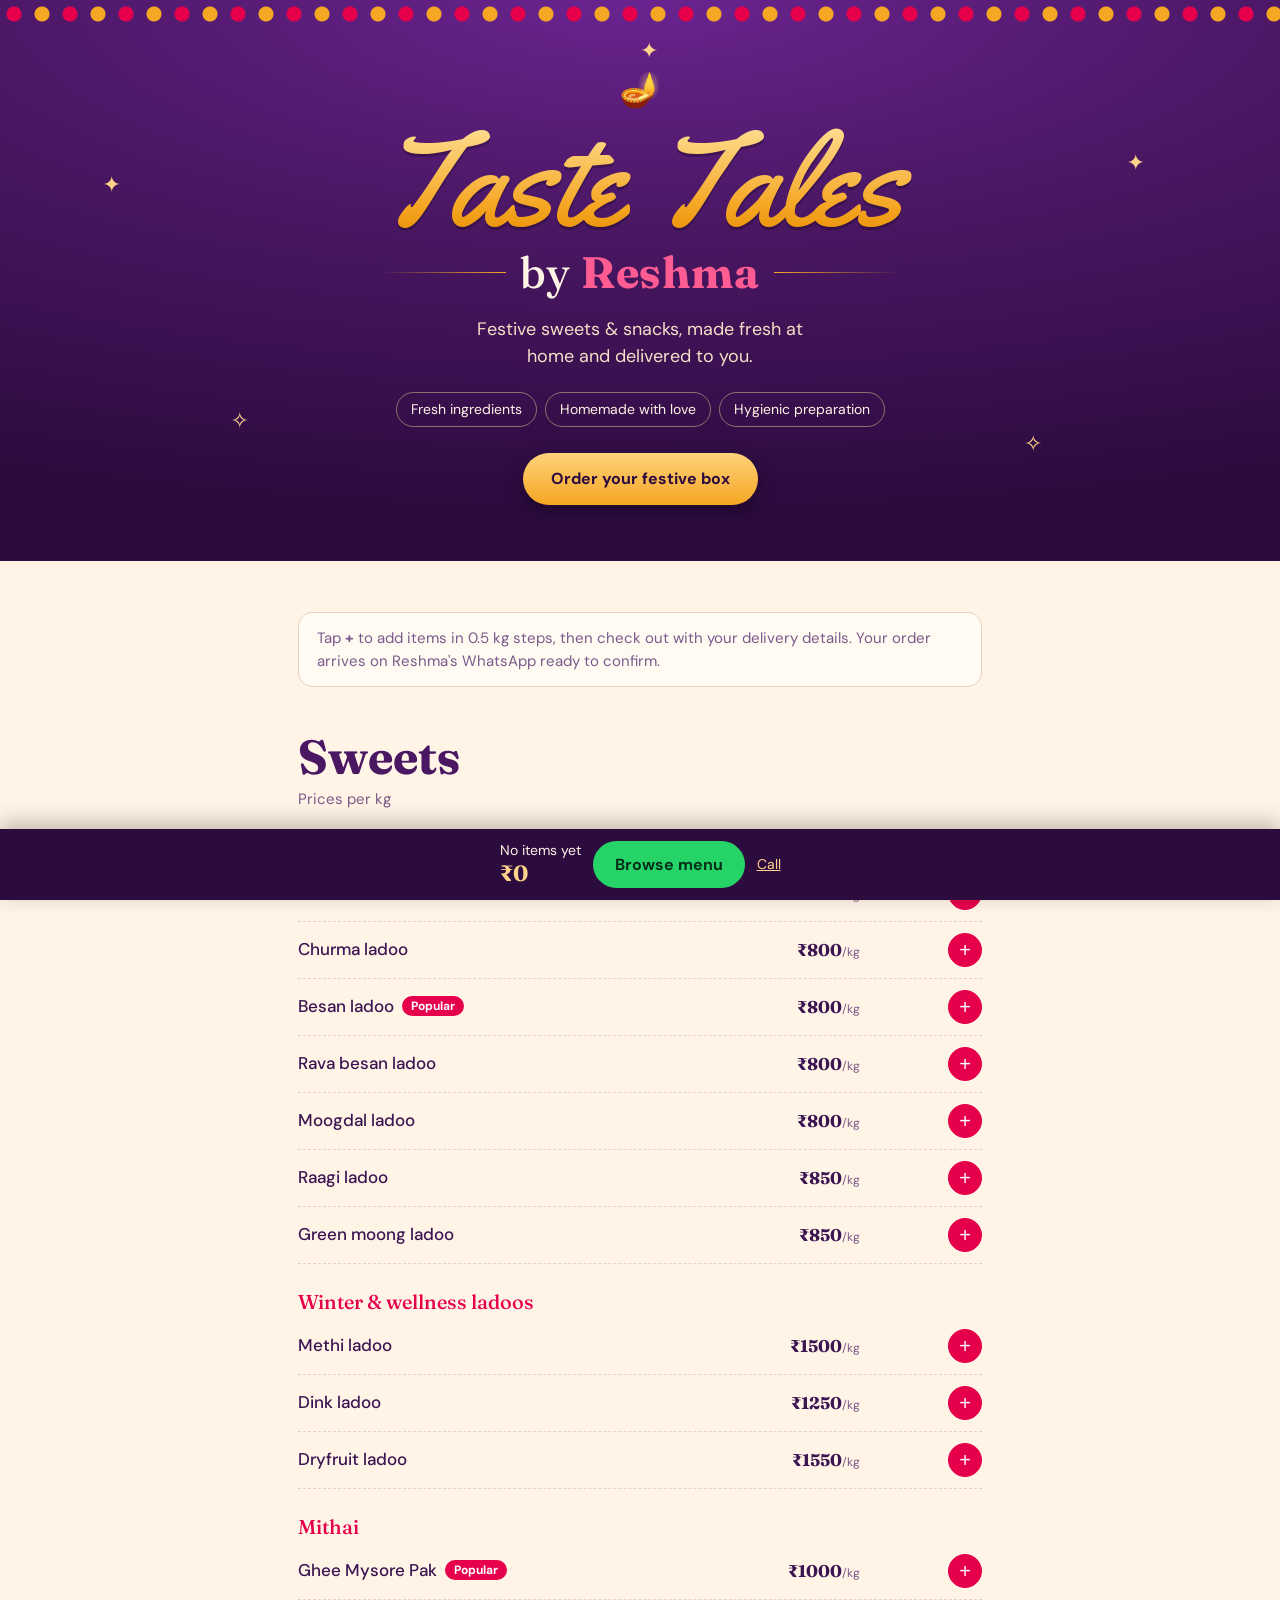
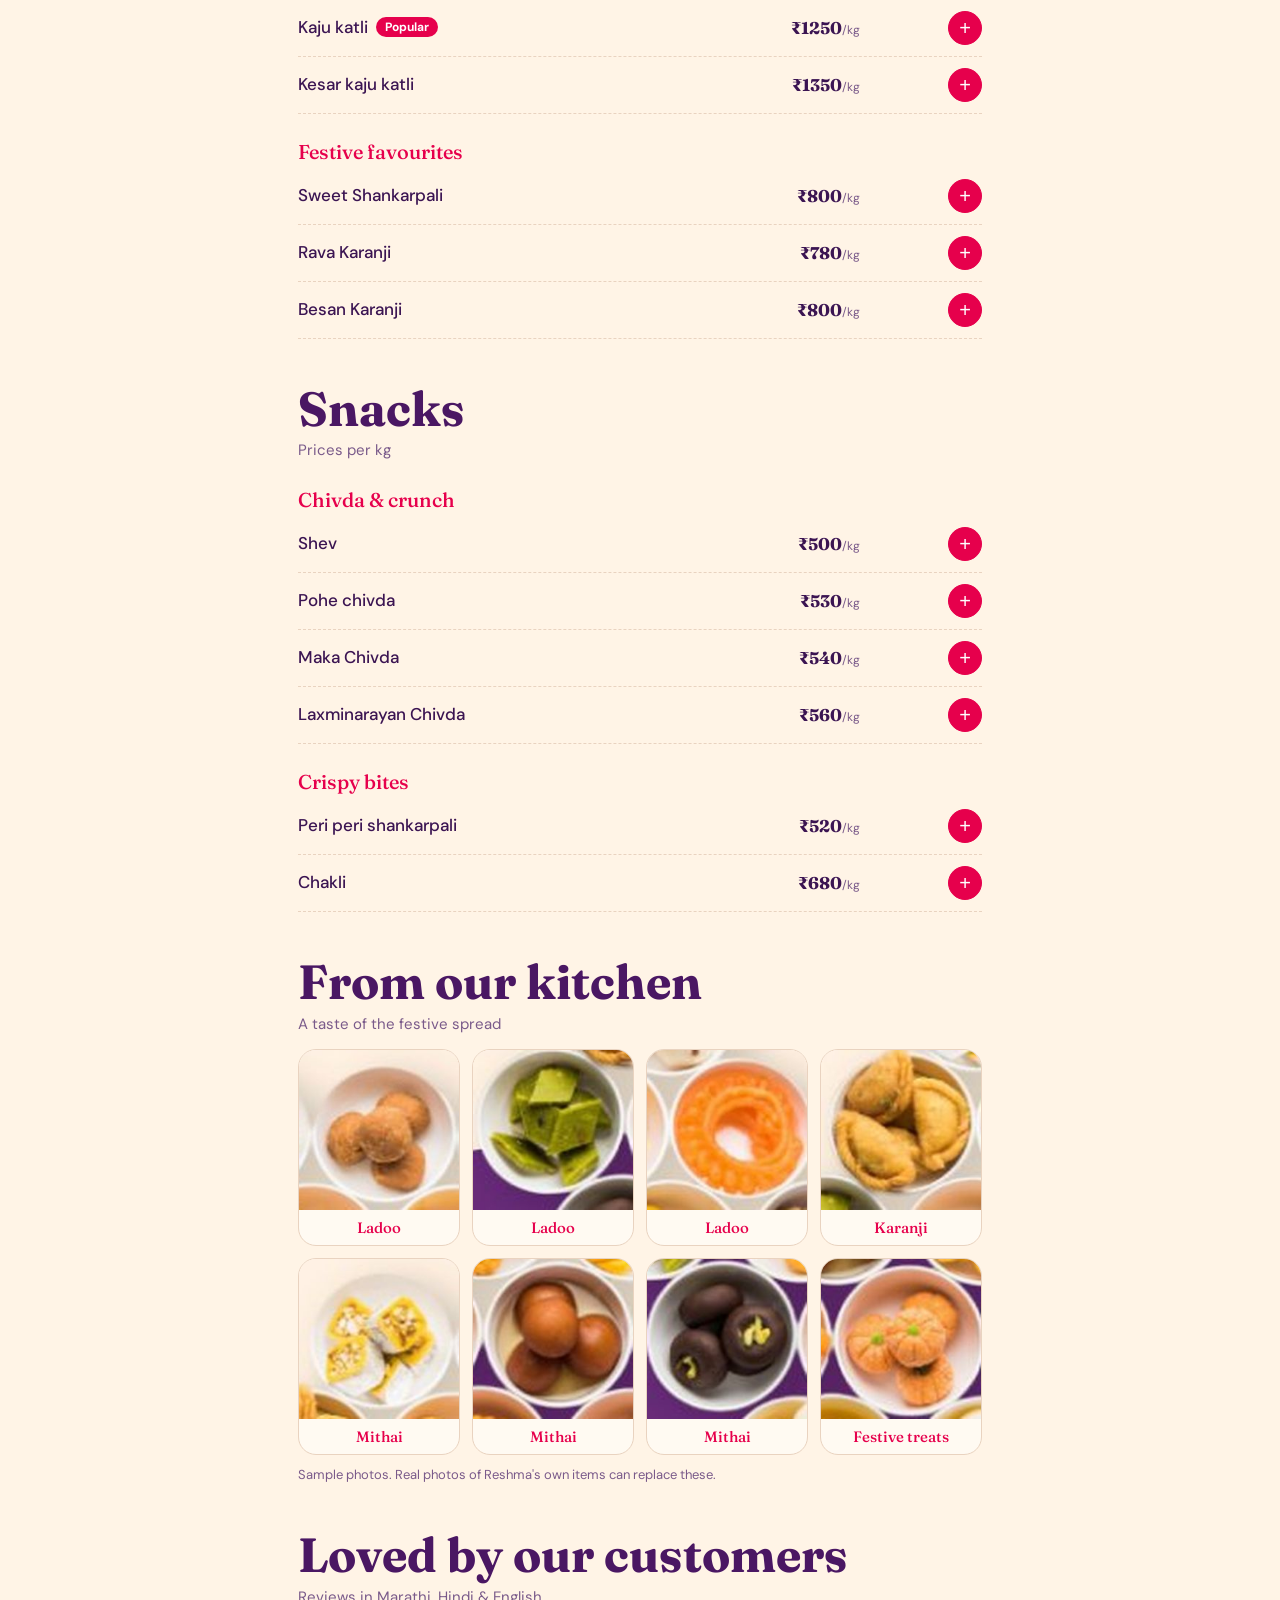
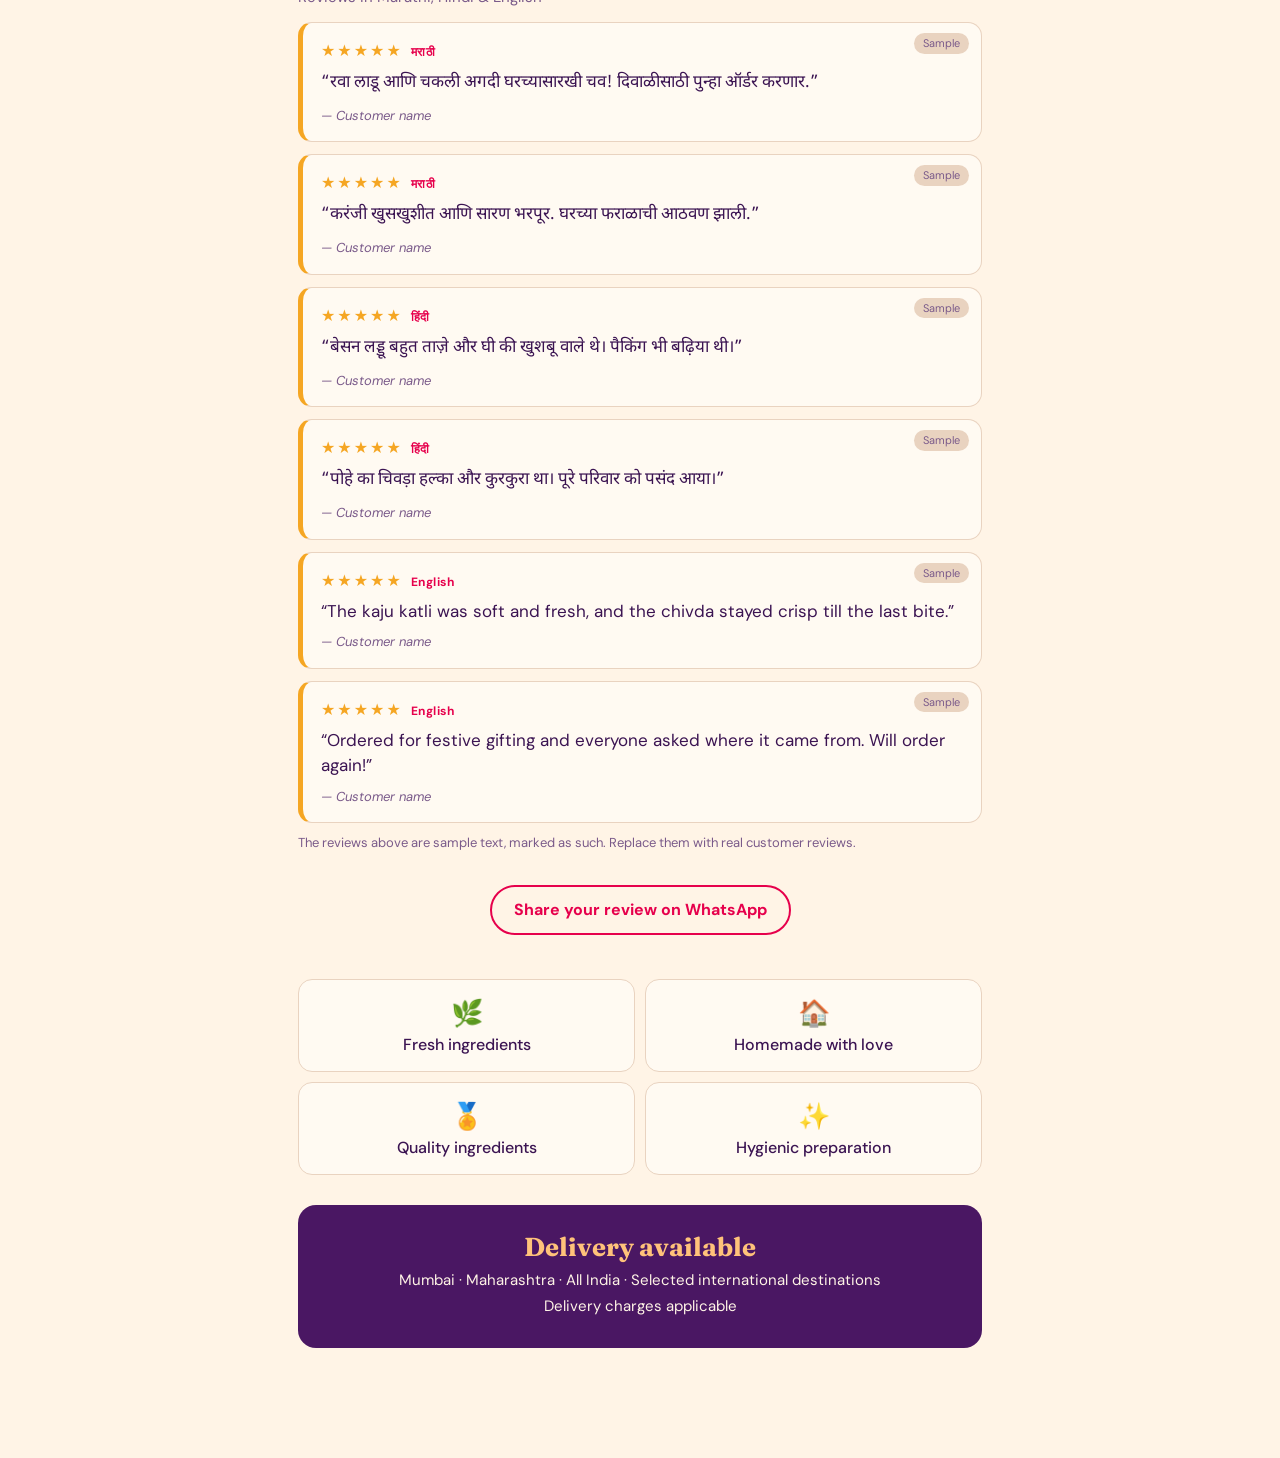
<file: index.html>
<!DOCTYPE html>
<html lang="en">
<head>
<meta charset="utf-8">
<meta name="viewport" content="width=device-width, initial-scale=1, viewport-fit=cover">
<meta name="description" content="Taste Tales by Reshma - homemade festive sweets and snacks. Order ladoo, karanji, chivda and more with delivery across India.">
<title>Taste Tales by Reshma – Festive Sweets & Snacks</title>
<link rel="preconnect" href="https://fonts.googleapis.com">
<link href="https://fonts.googleapis.com/css2?family=Yellowtail&family=Fraunces:opsz,wght@9..144,500;9..144,700&family=DM+Sans:wght@400;500;700&family=Noto+Sans+Devanagari:wght@400;500;700&display=swap" rel="stylesheet">
<link rel="stylesheet" href="style.css">
</head>
<body>
<header class="hero">
  <div class="sp" aria-hidden="true"><i style="left:8%;top:30%">✦</i><i style="left:88%;top:26%;animation-delay:.6s">✦</i><i style="left:18%;top:72%;animation-delay:1.2s">✧</i><i style="left:80%;top:76%;animation-delay:1.8s">✧</i><i style="left:50%;top:6%;animation-delay:2.4s">✦</i></div>
  <div class="diya" aria-hidden="true">🪔</div>
  <h1 class="t1">Taste Tales</h1>
  <div class="by"><i></i><span>by <b>Reshma</b></span><i></i></div>
  <p class="tag">Festive sweets &amp; snacks, made fresh at home and delivered to you.</p>
  <div class="chips"><span>Fresh ingredients</span><span>Homemade with love</span><span>Hygienic preparation</span></div>
  <a class="cta" href="#sweets">Order your festive box</a>
</header>
<main>
  <p class="how">Tap <b>+</b> to add items in 0.5 kg steps, then check out with your delivery details. Your order arrives on Reshma's WhatsApp ready to confirm.</p>
  <h2>Sweets</h2><p class="sub">Prices per kg</p>
  <div id="sweets"></div>
  <h2>Snacks</h2><p class="sub">Prices per kg</p>
  <div id="snacks"></div>
  <h2>From our kitchen</h2><p class="sub">A taste of the festive spread</p>
  <div class="gal"><figure><img src="images/sweet-1.jpg" alt="Ladoo" loading="lazy"><figcaption>Ladoo</figcaption></figure><figure><img src="images/sweet-2.jpg" alt="Ladoo" loading="lazy"><figcaption>Ladoo</figcaption></figure><figure><img src="images/sweet-3.jpg" alt="Ladoo" loading="lazy"><figcaption>Ladoo</figcaption></figure><figure><img src="images/sweet-4.jpg" alt="Karanji" loading="lazy"><figcaption>Karanji</figcaption></figure><figure><img src="images/sweet-5.jpg" alt="Mithai" loading="lazy"><figcaption>Mithai</figcaption></figure><figure><img src="images/sweet-6.jpg" alt="Mithai" loading="lazy"><figcaption>Mithai</figcaption></figure><figure><img src="images/sweet-7.jpg" alt="Mithai" loading="lazy"><figcaption>Mithai</figcaption></figure><figure><img src="images/sweet-8.jpg" alt="Festive treats" loading="lazy"><figcaption>Festive treats</figcaption></figure></div>
  <p class="note">Sample photos. Real photos of Reshma's own items can replace these.</p>
  <h2>Loved by our customers</h2><p class="sub">Reviews in Marathi, Hindi &amp; English</p>
  <div class="rev" id="rev"></div>
  <p class="note">The reviews above are sample text, marked as such. Replace them with real customer reviews.</p>
  <p style="text-align:center"><a class="wr" id="wr" href="#" target="_blank" rel="noopener">Share your review on WhatsApp</a></p>
  <div class="trust">
    <div><span>🌿</span>Fresh ingredients</div><div><span>🏠</span>Homemade with love</div>
    <div><span>🏅</span>Quality ingredients</div><div><span>✨</span>Hygienic preparation</div>
  </div>
  <section class="ship">
    <h4>Delivery available</h4>
    <p>Mumbai · Maharashtra · All India · Selected international destinations</p>
    <p>Delivery charges applicable</p>
  </section>
</main>
<div class="bar">
  <div class="tot"><span id="cnt">No items yet</span><b id="sum">₹0</b></div>
  <button class="go" id="go" type="button">Browse menu</button>
  <a class="call" href="tel:+918369412425">Call</a>
</div>
<dialog id="dlg" aria-labelledby="dt">
  <div class="dh"><h3 id="dt">Delivery details</h3><button type="button" id="cx" aria-label="Close">×</button></div>
  <form id="of">
    <div class="sum" id="sum2"></div>
    <div class="fg">
      <label>Full name *<input name="name" required autocomplete="name"></label>
      <label>Mobile number *<input name="mob" required type="tel" inputmode="numeric" pattern="[6-9][0-9]{9}" maxlength="10" placeholder="10-digit number" autocomplete="tel-national"></label>
      <label class="w">Flat / House no. &amp; building *<input name="a1" required autocomplete="address-line1"></label>
      <label class="w">Street / Area / Locality *<input name="a2" required autocomplete="address-line2"></label>
      <label>City *<input name="city" required autocomplete="address-level2"></label>
      <label>Pincode *<input name="pin" required inputmode="numeric" pattern="[1-9][0-9]{5}" maxlength="6" placeholder="6 digits" autocomplete="postal-code"></label>
      <label>State *<input name="state" required value="Maharashtra" autocomplete="address-level1"></label>
      <label>Landmark<input name="lm" placeholder="Optional"></label>
      <label class="w">Needed by (date)<input name="dt" type="date" id="dd"></label>
      <label class="w">Notes / gift message<textarea name="nt" rows="2" placeholder="Optional: less sugar, gift packing, etc."></textarea></label>
    </div>
    <button class="sub2" type="submit">Send order on WhatsApp</button>
    <a id="wl" class="wr" href="#" target="_blank" rel="noopener" style="display:none;text-align:center;margin-top:12px">WhatsApp didn't open? Tap here to send your order</a>
    <p class="hint">WhatsApp opens with your order ready. Just tap Send to confirm. Delivery charges are extra.</p>
  </form>
</dialog>
<script src="script.js"></script>
</body>
</html>
</file>
<file: style.css>
:root{--bg:#fff4e6;--card:#fffaf2;--ink:#3b1452;--muted:#7a5a8a;--plum:#4a1763;--plum2:#2c0b3f;--pink:#e6004c;--gold:#f5a623;--line:#e9d3c0;
box-sizing:border-box;padding-top:env(safe-area-inset-top,0px);padding-bottom:env(safe-area-inset-bottom,0px)}
@media (prefers-color-scheme:dark){:root:not([data-theme="light"]){--bg:#1b0928;--card:#2a1239;--ink:#fbeedd;--muted:#c7a9d6;--line:#4a2a5e;--pink:#ff4d85}}
:root[data-theme="dark"]{--bg:#1b0928;--card:#2a1239;--ink:#fbeedd;--muted:#c7a9d6;--line:#4a2a5e;--pink:#ff4d85}
*,*::before,*::after{box-sizing:inherit}
html{scroll-padding-top:env(safe-area-inset-top,0px)}
body{margin:0;background:var(--bg);color:var(--ink);font:400 16px/1.5 "DM Sans",system-ui,sans-serif;padding-bottom:110px}
.hero{background:radial-gradient(120% 90% at 50% 0%,#6a2490 0%,var(--plum) 45%,var(--plum2) 100%);color:#fff4e6;text-align:center;padding:64px 20px 56px;position:relative;overflow:hidden}
.hero::before{content:"";position:absolute;inset:0 0 auto 0;height:34px;background:
radial-gradient(circle at 14px 14px,var(--pink) 7px,transparent 8px) 0 0/56px 34px,
radial-gradient(circle at 42px 14px,var(--gold) 7px,transparent 8px) 0 0/56px 34px}
.diya{font-size:34px;margin-bottom:4px}
.t1{font:400 clamp(64px,17vw,132px)/.95 "Yellowtail",cursive;margin:0;background:linear-gradient(180deg,#ffe29a,var(--gold) 70%,#e68a00);-webkit-background-clip:text;background-clip:text;color:transparent;filter:drop-shadow(0 3px 0 rgba(0,0,0,.25))}
.by{display:flex;align-items:center;justify-content:center;gap:14px;margin:6px auto 0;max-width:520px}
.by i{flex:1;height:1px;background:linear-gradient(90deg,transparent,var(--gold))}
.by i:last-child{transform:scaleX(-1)}
.by span{font:500 clamp(26px,7vw,44px)/1 "Fraunces",serif;letter-spacing:.02em}
.by b{color:#ff5c93;font-weight:700}
.tag{max-width:30ch;margin:22px auto 0;font-size:18px;color:#f6dfc6}
.chips{display:flex;flex-wrap:wrap;gap:8px;justify-content:center;margin-top:22px}
.chips span{border:1px solid rgba(255,226,154,.45);border-radius:99px;padding:6px 14px;font-size:14px}
main{max-width:720px;margin:0 auto;padding:36px 18px 0}
.how{background:var(--card);border:1px solid var(--line);border-radius:14px;padding:14px 18px;font-size:15px;color:var(--muted);margin-bottom:8px}
h2{font:700 clamp(34px,8vw,48px)/1.1 "Fraunces",serif;color:var(--plum);margin:44px 0 4px}
:root[data-theme="dark"] h2{color:#ffd48a}
@media (prefers-color-scheme:dark){:root:not([data-theme="light"]) h2{color:#ffd48a}}
.sub{margin:0 0 6px;color:var(--muted);font-size:15px}
h3{font:500 20px/1.2 "Fraunces",serif;color:var(--pink);margin:26px 0 4px}
.row{display:flex;align-items:center;gap:10px;padding:11px 0;border-bottom:1px dashed var(--line)}
.nm{font-weight:500;font-size:17px}
.pill{display:inline-block;margin-left:8px;background:var(--pink);color:#fff;border-radius:99px;padding:1px 9px;font-size:12px;font-weight:700;vertical-align:2px}
.pr{margin-left:auto;font:700 17px "Fraunces",serif;white-space:nowrap}
.pr small{font:400 12px "DM Sans";color:var(--muted)}
.st{display:flex;align-items:center;gap:6px;min-width:112px;justify-content:flex-end}
.st button{width:34px;height:34px;border-radius:50%;border:1.5px solid var(--pink);background:transparent;color:var(--pink);font-size:20px;line-height:1;cursor:pointer}
.st button.add{background:var(--pink);color:#fff}
.st button:focus-visible,.go:focus-visible{outline:3px solid var(--gold);outline-offset:2px}
.st output{min-width:46px;text-align:center;font-weight:700;font-size:14px}
.trust{display:grid;grid-template-columns:repeat(2,1fr);gap:10px;margin-top:44px}
.trust div{background:var(--card);border:1px solid var(--line);border-radius:14px;padding:14px;text-align:center;font-weight:500}
.trust span{display:block;font-size:26px}
.ship{margin-top:30px;background:var(--plum);color:#fff4e6;border-radius:18px;padding:26px 20px;text-align:center}
.ship h4{font:700 26px "Fraunces",serif;color:#ffc27a;margin:0 0 6px}
.ship p{margin:4px 0;font-size:15px}
.bar{position:fixed;left:0;right:0;bottom:0;background:var(--plum2);color:#fff4e6;padding:12px 16px calc(12px + env(safe-area-inset-bottom,0px));display:flex;align-items:center;gap:12px;justify-content:center;box-shadow:0 -6px 20px rgba(0,0,0,.25)}
.bar .tot{font-size:14px;line-height:1.25}
.bar .tot b{display:block;font:700 22px "Fraunces",serif;color:#ffd48a}
.go{background:#25d366;color:#05301a;font-weight:700;border-radius:99px;padding:13px 22px;text-decoration:none;font-size:16px;white-space:nowrap}
.call{color:#ffd48a;font-size:14px;text-decoration:underline}

.hero .sp i{position:absolute;font-style:normal;color:#ffd48a;font-size:22px;animation:tw 3s ease-in-out infinite}
@keyframes tw{0%,100%{opacity:.25;transform:scale(.8)}50%{opacity:1;transform:scale(1.2)}}
@media (prefers-reduced-motion:reduce){.hero .sp i{animation:none;opacity:.7}}
.hero>*:not(.sp){position:relative}
.cta{display:inline-block;margin-top:26px;background:linear-gradient(180deg,#ffd27a,var(--gold));color:var(--plum2);font-weight:700;text-decoration:none;border-radius:99px;padding:14px 28px;box-shadow:0 6px 18px rgba(0,0,0,.35)}
.gal{display:grid;grid-template-columns:repeat(auto-fill,minmax(140px,1fr));gap:12px;margin-top:14px}
.gal figure{margin:0;background:var(--card);border:1px solid var(--line);border-radius:18px;overflow:hidden;text-align:center}
.gal img{display:block;width:100%;aspect-ratio:1;object-fit:cover}
.gal figcaption{padding:8px;font:500 15px "Fraunces",serif;color:var(--pink)}
.note{font-size:13px;color:var(--muted);margin:10px 0 0}
.rev{display:grid;gap:12px;margin-top:14px}
.rc{position:relative;background:var(--card);border:1px solid var(--line);border-left:5px solid var(--gold);border-radius:14px;padding:16px 18px}
.rc p{margin:6px 0 8px;font-size:17px}
.rc[lang=mr] p,.rc[lang=hi] p{font-family:"Noto Sans Devanagari","DM Sans",sans-serif;line-height:1.7}
.rc .st5{color:var(--gold);letter-spacing:2px}
.rc .lg{font-size:12px;font-weight:700;color:var(--pink);margin-left:8px;letter-spacing:.04em}
.rc .by2{font-size:13px;color:var(--muted);font-style:italic}
.rc .sm{position:absolute;right:12px;top:10px;font-size:11px;background:var(--line);color:var(--muted);border-radius:99px;padding:2px 9px}
.wr{display:inline-block;margin-top:16px;border:2px solid var(--pink);color:var(--pink);border-radius:99px;padding:11px 22px;font-weight:700;text-decoration:none}
button.go{border:0;cursor:pointer;font-family:inherit}
dialog{width:min(560px,100% - 20px);max-height:92vh;border:0;border-radius:20px;padding:0;background:var(--bg);color:var(--ink);box-shadow:0 20px 60px rgba(0,0,0,.5)}
dialog::backdrop{background:rgba(20,5,30,.65)}
.dh{display:flex;align-items:center;justify-content:space-between;padding:16px 20px;background:var(--plum);color:#fff4e6}
.dh h3{margin:0;font:700 22px "Fraunces",serif;color:#ffd48a}
.dh button{background:none;border:0;color:#fff4e6;font-size:28px;cursor:pointer;line-height:1}
#of{padding:16px 20px 20px}
.sum{background:var(--card);border:1px solid var(--line);border-radius:12px;padding:10px 14px;font-size:14px;margin-bottom:14px}
.sum div{display:flex;justify-content:space-between;gap:10px;padding:2px 0}
.sum .tt{border-top:1px dashed var(--line);margin-top:6px;padding-top:6px;font-weight:700}
.fg{display:grid;grid-template-columns:1fr 1fr;gap:12px}
.fg .w{grid-column:1/-1}
label{display:block;font-size:13px;font-weight:700;color:var(--plum)}
:root[data-theme="dark"] label{color:#ffd48a}
@media (prefers-color-scheme:dark){:root:not([data-theme="light"]) label{color:#ffd48a}}
label input,label textarea,label select{display:block;width:100%;margin-top:4px;padding:11px 12px;border:1.5px solid var(--line);border-radius:10px;background:var(--card);color:var(--ink);font:400 16px "DM Sans",sans-serif}
label input:focus,label textarea:focus{outline:3px solid var(--gold);border-color:var(--pink)}
label input:user-invalid{border-color:#d11}
.sub2{width:100%;margin-top:16px;background:#25d366;color:#05301a;border:0;border-radius:99px;padding:15px;font:700 17px "DM Sans",sans-serif;cursor:pointer}
.hint{font-size:13px;color:var(--muted);margin:10px 0 0;text-align:center}
@media (max-width:440px){.fg{grid-template-columns:1fr}}
</file>
